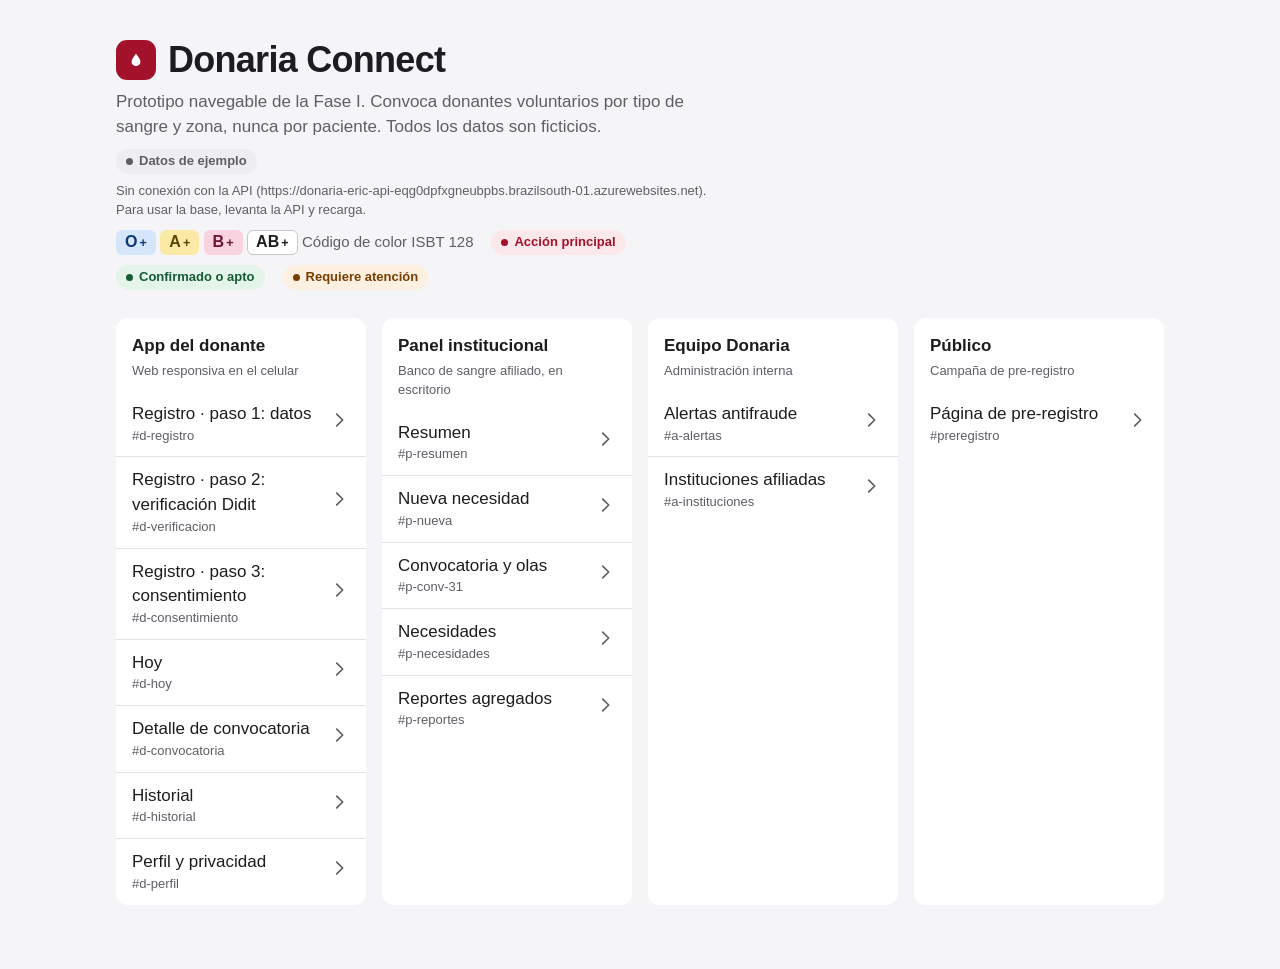
<file: web/index.html>
<!doctype html>
<html lang="es">
<head>
<meta charset="utf-8">
<meta name="viewport" content="width=device-width, initial-scale=1, viewport-fit=cover">
<title>Donaria Connect</title>
<meta name="claude:viewport-fit-sides" content="cover">
<link rel="stylesheet" href="css/tokens.css">
<link rel="stylesheet" href="css/app.css">
</head>
<body>
<div id="app"></div>
<script src="js/data.js"></script>
<script src="js/config.js"></script>
<script src="js/api.js"></script>
<script src="js/app.js"></script>
</body>
</html>
</file>
<file: web/css/tokens.css>
/* Donaria Connect – tokens de diseño
   Layout: app del donante en una columna de celular (máx. 440 px) con barra de pestañas inferior;
   panel institucional con barra lateral de 2 niveles que se vuelve barra superior en pantallas angostas.
   Color: el granate de la bolsa de sangre solo para acciones principales y marca;
   el ámbar solo para "requiere atención"; el verde solo para "confirmado / apto".
   Los grupos sanguíneos usan el código de color de las etiquetas ISBT 128 (O azul, A amarillo, B rosado, AB blanco),
   siempre con la letra visible: el color nunca va solo.
   Contrastes (WCAG): texto principal 16.8:1, secundario 6.4:1, granate sobre blanco 7.8:1, blanco sobre granate 7.8:1. */
@font-face { font-family: "Barlow Semi Condensed"; font-weight: 600; font-style: normal; font-display: swap; src: url("../fonts/barlow-semi-condensed-latin-600-normal.woff2") format("woff2"); }
@font-face { font-family: "Barlow Semi Condensed"; font-weight: 700; font-style: normal; font-display: swap; src: url("../fonts/barlow-semi-condensed-latin-700-normal.woff2") format("woff2"); }
:root {
  --surface: #F5F5F7;
  --card: #FFFFFF;
  --card-2: #FAFAFB;
  --label: #1D1D1F;
  --label-2: #5E5E66;
  --separator: #E3E3E8;
  --fill: #EEEEF1;

  --accent: #A3122A;          /* granate: acciones principales */
  --accent-press: #85091F;
  --on-accent: #FFFFFF;
  --accent-soft: #FBE8EB;
  --accent-text: #A3122A;

  --ok: #1C7442;              /* confirmado, apto */
  --ok-bg: #E5F4EA;
  --ok-text: #155C34;
  --signal: #9A4D00;          /* requiere atención */
  --signal-bg: #FDF0E1;
  --signal-text: #7A3D00;

  --abo-o-bg: #D6E6FA;  --abo-o-fg: #0B3A75;
  --abo-a-bg: #FBE9A6;  --abo-a-fg: #5C4300;
  --abo-b-bg: #F9D3DF;  --abo-b-fg: #6E1530;
  --abo-ab-bg: #FFFFFF; --abo-ab-fg: #1D1D1F; --abo-ab-line: #C7C7CC;

  --ring-1: #A3122A; --ring-2: #C9576A; --ring-3: #E6A3AE;

  --font-ui: -apple-system, BlinkMacSystemFont, "SF Pro Text", "Segoe UI", Roboto, "Helvetica Neue", Arial, sans-serif;
  --font-label: "Barlow Semi Condensed", "Arial Narrow", -apple-system, "Segoe UI", sans-serif;

  --t-large: 2rem;      /* 32 px títulos de pantalla */
  --t-title: 1.375rem;  /* 22 px */
  --t-head: 1.0625rem;  /* 17 px negrita */
  --t-body: 1.0625rem;  /* 17 px cuerpo (mínimo cómodo en celular) */
  --t-sub: 0.9375rem;   /* 15 px */
  --t-cap: 0.8125rem;   /* 13 px, nunca menos */

  --r-s: 8px; --r-m: 12px; --r-l: 18px;
  --shadow: 0 1px 2px rgba(17, 17, 26, .06), 0 4px 16px rgba(17, 17, 26, .05);
  --tap: 44px;
  color-scheme: light;
}
@media (prefers-color-scheme: dark) {
  :root:not([data-theme="light"]) {
    --surface: #0F0F11; --card: #1C1C1F; --card-2: #232327; --label: #F2F2F5; --label-2: #A1A1AA;
    --separator: #34343A; --fill: #2A2A2F;
    --accent: #C41E3A; --accent-press: #A3122A; --on-accent: #FFFFFF; --accent-soft: #3A1219; --accent-text: #FF6B7F;
    --ok: #4CC27E; --ok-bg: #14301F; --ok-text: #7DDBA3; --signal: #F2A33A; --signal-bg: #33230D; --signal-text: #F7C27A;
    --abo-o-bg: #173A66; --abo-o-fg: #CFE2FF; --abo-a-bg: #4D3A05; --abo-a-fg: #FFE9A3;
    --abo-b-bg: #5A1630; --abo-b-fg: #FFD3E0; --abo-ab-bg: #2C2C30; --abo-ab-fg: #F2F2F5; --abo-ab-line: #55555C;
    --ring-1: #FF6B7F; --ring-2: #C94A5E; --ring-3: #6E2A35;
    --shadow: 0 1px 2px rgba(0, 0, 0, .4);
    color-scheme: dark;
  }
}
:root[data-theme="dark"] {
  --surface: #0F0F11; --card: #1C1C1F; --card-2: #232327; --label: #F2F2F5; --label-2: #A1A1AA;
  --separator: #34343A; --fill: #2A2A2F;
  --accent: #C41E3A; --accent-press: #A3122A; --on-accent: #FFFFFF; --accent-soft: #3A1219; --accent-text: #FF6B7F;
  --ok: #4CC27E; --ok-bg: #14301F; --ok-text: #7DDBA3; --signal: #F2A33A; --signal-bg: #33230D; --signal-text: #F7C27A;
  --abo-o-bg: #173A66; --abo-o-fg: #CFE2FF; --abo-a-bg: #4D3A05; --abo-a-fg: #FFE9A3;
  --abo-b-bg: #5A1630; --abo-b-fg: #FFD3E0; --abo-ab-bg: #2C2C30; --abo-ab-fg: #F2F2F5; --abo-ab-line: #55555C;
  --ring-1: #FF6B7F; --ring-2: #C94A5E; --ring-3: #6E2A35;
  --shadow: 0 1px 2px rgba(0, 0, 0, .4);
  color-scheme: dark;
}
</file>
<file: web/css/app.css>
* { box-sizing: border-box; }
html, body { height: 100%; }
body {
  margin: 0; background: var(--surface); color: var(--label);
  font-family: var(--font-ui); font-size: var(--t-body); line-height: 1.45;
  -webkit-font-smoothing: antialiased; text-rendering: optimizeLegibility;
}
h1, h2, h3 { margin: 0; text-wrap: balance; }
p { margin: 0; }
a { color: var(--accent-text); }
button, input, select, textarea { font: inherit; color: inherit; }
:focus-visible { outline: 3px solid var(--accent-text); outline-offset: 2px; border-radius: 6px; }
.num { font-variant-numeric: tabular-nums; }
.muted { color: var(--label-2); }
.cap { font-size: var(--t-cap); color: var(--label-2); }
.sr { position: absolute; width: 1px; height: 1px; overflow: hidden; clip: rect(0 0 0 0); white-space: nowrap; }
svg.i { width: 22px; height: 22px; flex: none; fill: none; stroke: currentColor; stroke-width: 1.8; stroke-linecap: round; stroke-linejoin: round; }

/* ---------- Botones ---------- */
.btn {
  min-height: var(--tap); padding: 0 18px; border-radius: var(--r-m); border: 0; cursor: pointer;
  display: inline-flex; align-items: center; justify-content: center; gap: 8px;
  font-weight: 600; font-size: var(--t-body); text-decoration: none; transition: background .15s;
}
.btn-primary { background: var(--accent); color: var(--on-accent); }
.btn-primary:hover { background: var(--accent-press); }
.btn-primary:disabled { background: var(--fill); color: var(--label-2); cursor: not-allowed; }
.btn-plain { background: var(--fill); color: var(--label); }
.btn-plain:hover { background: var(--separator); }
.btn-text { background: none; color: var(--accent-text); padding: 0 8px; }
.btn-danger-text { background: none; color: var(--signal-text); padding: 0 8px; }
.btn-block { width: 100%; }
.btn-row { display: flex; gap: 10px; flex-wrap: wrap; }

/* ---------- Etiqueta de grupo sanguíneo (ISBT 128) ---------- */
.abo {
  display: inline-flex; align-items: baseline; gap: 2px; padding: 2px 8px 3px; border-radius: 6px;
  font-family: var(--font-ui); font-weight: 800; font-size: 1rem; line-height: 1.1; letter-spacing: .01em;
  border: 1px solid transparent; white-space: nowrap;
}
.abo small { font-size: .78em; font-weight: 600; }
.abo-O { background: var(--abo-o-bg); color: var(--abo-o-fg); }
.abo-A { background: var(--abo-a-bg); color: var(--abo-a-fg); }
.abo-B { background: var(--abo-b-bg); color: var(--abo-b-fg); }
.abo-AB { background: var(--abo-ab-bg); color: var(--abo-ab-fg); border-color: var(--abo-ab-line); }
.abo-label {
  display: grid; grid-template-rows: auto 1fr auto; width: 112px; min-height: 132px; padding: 10px 12px; border-radius: 10px;
  font-family: var(--font-label); border: 1px solid transparent; flex: none;
}
.abo-label .k { font-size: .75rem; font-weight: 600; letter-spacing: .12em; text-transform: uppercase; opacity: .85; }
.abo-label .g { font-family: var(--font-ui); font-size: 3.4rem; font-weight: 800; line-height: 1; letter-spacing: -.02em; align-self: center; }
.abo-label .rh { font-size: .95rem; font-weight: 600; border-top: 1px solid currentColor; padding-top: 4px; }

/* ---------- Pills de estado (color + texto + icono) ---------- */
.pill { justify-self: start; display: inline-flex; align-items: center; gap: 6px; padding: 3px 10px; border-radius: 999px; font-size: var(--t-cap); font-weight: 600; white-space: nowrap; }
.pill::before { content: ""; width: 7px; height: 7px; border-radius: 50%; background: currentColor; }
.pill-ok { background: var(--ok-bg); color: var(--ok-text); }
.pill-signal { background: var(--signal-bg); color: var(--signal-text); }
.pill-neutral { background: var(--fill); color: var(--label-2); }
.pill-accent { background: var(--accent-soft); color: var(--accent-text); }

/* ---------- Grupo de filas tipo lista ---------- */
.group { background: var(--card); border-radius: var(--r-m); overflow: hidden; }
.group-title { font-size: var(--t-cap); font-weight: 600; color: var(--label-2); text-transform: uppercase; letter-spacing: .06em; padding: 0 16px 6px; }
.row { display: flex; align-items: center; gap: 12px; min-height: var(--tap); padding: 11px 16px; border-bottom: 1px solid var(--separator); text-decoration: none; color: inherit; }
.row:last-child { border-bottom: 0; }
.row .grow { flex: 1; min-width: 0; }
.row .v { color: var(--label-2); text-align: right; }
a.row:hover, button.row:hover { background: var(--card-2); }
button.row { width: 100%; border-left: 0; border-right: 0; border-top: 0; background: none; text-align: left; cursor: pointer; }
.chev { color: var(--label-2); }

/* ---------- Formularios ---------- */
.field { display: grid; gap: 6px; }
.field label, .field .lbl { font-size: var(--t-sub); font-weight: 600; }
.input, .select {
  min-height: var(--tap); width: 100%; padding: 10px 14px; border-radius: var(--r-s);
  border: 1px solid var(--separator); background: var(--card); color: var(--label); font-size: var(--t-body);
}
.input:focus, .select:focus { outline: none; border-color: var(--accent-text); box-shadow: 0 0 0 3px var(--accent-soft); }
.input[aria-invalid="true"] { border-color: var(--signal); }
.hint { font-size: var(--t-cap); color: var(--label-2); }
.err { font-size: var(--t-cap); color: var(--signal-text); display: flex; gap: 6px; align-items: center; font-weight: 600; }
.chips { display: grid; grid-template-columns: repeat(4, minmax(0, 1fr)); gap: 8px; }
.chip-abo { min-height: 48px; border-radius: var(--r-s); border: 1.5px solid var(--separator); background: var(--card); cursor: pointer;
  font-family: var(--font-label); font-weight: 700; font-size: 1.15rem; display: grid; place-items: center; color: var(--label); }
.chip-abo[aria-checked="true"] { border-color: var(--accent-text); box-shadow: inset 0 0 0 1.5px var(--accent-text); }
.chip-abo .abo { pointer-events: none; }
.check { display: flex; gap: 12px; align-items: flex-start; cursor: pointer; }
.check input { width: 22px; height: 22px; margin: 2px 0 0; accent-color: var(--accent); flex: none; }
.seg { justify-self: start; display: inline-flex; background: var(--fill); border-radius: 10px; padding: 3px; gap: 3px; }
.seg button { min-height: 38px; padding: 0 14px; border: 0; border-radius: 8px; background: none; cursor: pointer; font-weight: 600; font-size: var(--t-sub); color: var(--label-2); }
.seg button[aria-pressed="true"] { background: var(--card); color: var(--label); box-shadow: var(--shadow); }
.stepper { justify-self: start; display: inline-flex; align-items: center; gap: 4px; background: var(--fill); border-radius: 10px; padding: 3px; }
.stepper button { width: 40px; height: 38px; border: 0; border-radius: 8px; background: var(--card); cursor: pointer; font-size: 1.2rem; font-weight: 600; }
.stepper output { min-width: 44px; text-align: center; font-weight: 700; font-variant-numeric: tabular-nums; }

/* ---------- Avisos dentro de la interfaz ---------- */
.note { display: flex; gap: 10px; padding: 12px 14px; border-radius: var(--r-m); font-size: var(--t-sub); }
.note-signal { background: var(--signal-bg); color: var(--signal-text); }
.note-ok { background: var(--ok-bg); color: var(--ok-text); }
.note-neutral { background: var(--fill); color: var(--label); }
.toast { position: fixed; left: 50%; bottom: calc(96px + env(safe-area-inset-bottom, 0px)); transform: translateX(-50%); z-index: 50;
  background: var(--label); color: var(--surface); padding: 12px 18px; border-radius: 12px; font-weight: 600; font-size: var(--t-sub);
  box-shadow: var(--shadow); max-width: calc(100% - 32px); }

/* ======================= APP DEL DONANTE ======================= */
.device-wrap { min-height: 100%; display: flex; justify-content: center; padding-block: 24px; padding-left: max(16px, env(safe-area-inset-left, 0px)); padding-right: max(16px, env(safe-area-inset-right, 0px)); }
.phone { width: 100%; max-width: 420px; align-self: flex-start; background: var(--surface); border-radius: 36px; border: 1px solid var(--separator);
  box-shadow: var(--shadow); overflow: hidden; display: flex; flex-direction: column; min-height: 780px; position: relative; }
@media (max-width: 520px) {
  .device-wrap { padding: 0; }
  .phone { max-width: none; border-radius: 0; border: 0; box-shadow: none; min-height: 100vh; min-height: 100dvh; }
}
.phone-body { flex: 1; overflow-y: auto; padding: 8px 16px 24px; display: grid; gap: 20px; align-content: start; }
.nav { padding: 18px 16px 6px; display: grid; gap: 2px; }
.nav .back { justify-self: start; display: inline-flex; align-items: center; gap: 2px; min-height: 36px; color: var(--accent-text); text-decoration: none; font-size: var(--t-body); margin-left: -6px; }
.nav h1 { font-size: var(--t-large); font-weight: 700; letter-spacing: -.01em; line-height: 1.15; }
.nav .sub { color: var(--label-2); font-size: var(--t-sub); }
.progress-steps { display: flex; gap: 6px; padding: 0 16px; }
.progress-steps span { flex: 1; height: 4px; border-radius: 2px; background: var(--fill); }
.progress-steps span.on { background: var(--accent); }
.tabbar { display: grid; grid-template-columns: repeat(3, 1fr); border-top: 1px solid var(--separator);
  background: color-mix(in srgb, var(--card) 88%, transparent); backdrop-filter: saturate(1.4) blur(14px); -webkit-backdrop-filter: saturate(1.4) blur(14px);
  padding-bottom: env(safe-area-inset-bottom, 0px); position: sticky; bottom: 0; }
.tabbar a { display: grid; justify-items: center; gap: 2px; padding: 8px 0 10px; min-height: 52px; text-decoration: none; color: var(--label-2); font-size: .75rem; font-weight: 600; }
.tabbar a[aria-current="page"] { color: var(--accent-text); }
.tabbar svg.i { width: 24px; height: 24px; }

.donor-card { background: var(--card); border-radius: var(--r-l); padding: 16px; display: flex; gap: 16px; box-shadow: var(--shadow); }
.donor-card .meta { display: grid; gap: 8px; align-content: start; min-width: 0; }
.donor-card .name { font-weight: 700; font-size: var(--t-head); }
.call-card { background: var(--card); border-radius: var(--r-l); overflow: hidden; box-shadow: var(--shadow); }
.call-card .top { padding: 16px; display: grid; gap: 10px; }
.call-card .top h2 { font-size: var(--t-title); line-height: 1.2; }
.kv { display: grid; grid-template-columns: auto 1fr; gap: 6px 12px; font-size: var(--t-sub); }
.kv dt { color: var(--label-2); }
.kv dd { margin: 0; }
.camera { aspect-ratio: 3 / 4; max-width: 100%; border-radius: var(--r-l); background: #1D1D1F; position: relative; overflow: hidden; display: grid; place-items: center; }
.camera .oval { width: 62%; aspect-ratio: 3 / 4; border-radius: 50%; border: 3px dashed rgba(255, 255, 255, .7); }
.camera .oval.ok { border: 3px solid #4CC27E; }
.camera .cam-msg { position: absolute; bottom: 14px; left: 14px; right: 14px; color: #FFFFFF; text-align: center; font-size: var(--t-sub); font-weight: 600; }
.verif-steps { display: grid; gap: 0; }
.verif-steps li { list-style: none; }
.legal { background: var(--card); border-radius: var(--r-m); padding: 16px; font-size: var(--t-sub); display: grid; gap: 10px; max-height: 300px; overflow-y: auto; border: 1px solid var(--separator); }
.legal h3 { font-size: var(--t-sub); }
.impact { display: flex; gap: 14px; align-items: center; }
.impact .big { font-family: var(--font-label); font-weight: 700; font-size: 2.6rem; line-height: 1; color: var(--accent-text); }
.timeline .row { align-items: flex-start; }
.dot { width: 10px; height: 10px; border-radius: 50%; background: var(--accent); margin-top: 7px; flex: none; }
.dot.gray { background: var(--label-2); }

/* ======================= PANEL INSTITUCIONAL ======================= */
.panel { display: grid; grid-template-columns: 248px minmax(0, 1fr); min-height: 100%; }
.side { background: var(--card); border-right: 1px solid var(--separator); padding: 18px 12px; display: flex; flex-direction: column; gap: 18px; position: sticky; top: 0; height: 100vh; }
.brand { display: flex; align-items: center; gap: 10px; padding: 0 8px; font-weight: 700; font-size: var(--t-head); }
.brand-mark { width: 28px; height: 28px; border-radius: 8px; background: var(--accent); display: grid; place-items: center; color: var(--on-accent); }
.brand-mark svg { width: 16px; height: 16px; fill: currentColor; stroke: none; }
.side nav { display: grid; gap: 2px; }
.side .sec { font-size: var(--t-cap); font-weight: 600; color: var(--label-2); padding: 12px 10px 4px; }
.side nav a { display: flex; align-items: center; gap: 10px; min-height: 38px; padding: 0 10px; border-radius: 8px; text-decoration: none; color: var(--label); font-size: var(--t-sub); font-weight: 500; }
.side nav a:hover { background: var(--fill); }
.side nav a[aria-current="page"] { background: var(--accent-soft); color: var(--accent-text); font-weight: 600; }
.side nav a .count { margin-left: auto; font-size: var(--t-cap); font-weight: 700; color: var(--signal-text); background: var(--signal-bg); border-radius: 999px; padding: 1px 8px; }
.side .who { margin-top: auto; padding: 10px; border-top: 1px solid var(--separator); display: grid; gap: 2px; font-size: var(--t-sub); }
.main { padding-block: 28px 48px; padding-left: max(24px, env(safe-area-inset-left, 0px)); padding-right: max(24px, env(safe-area-inset-right, 0px)); display: grid; gap: 24px; align-content: start; max-width: 1180px; width: 100%; }
.head { display: flex; align-items: flex-end; justify-content: space-between; gap: 16px; flex-wrap: wrap; }
.head h1 { font-size: 1.75rem; font-weight: 700; letter-spacing: -.01em; }
.head .sub { color: var(--label-2); font-size: var(--t-sub); margin-top: 2px; }
.crumb { font-size: var(--t-sub); color: var(--accent-text); text-decoration: none; display: inline-flex; gap: 4px; align-items: center; margin-bottom: 4px; }
.kpis { display: grid; grid-template-columns: repeat(4, minmax(0, 1fr)); gap: 12px; }
.kpi { background: var(--card); border-radius: var(--r-m); padding: 16px; display: grid; gap: 4px; }
.kpi .v { font-family: var(--font-label); font-weight: 700; font-size: 2.1rem; line-height: 1.05; font-variant-numeric: tabular-nums; }
.kpi .l { font-size: var(--t-sub); color: var(--label-2); }
.kpi .d { font-size: var(--t-cap); color: var(--label-2); }
.card { background: var(--card); border-radius: var(--r-m); padding: 18px; display: grid; gap: 14px; align-content: start; min-width: 0; }
.card h2 { font-size: var(--t-head); }
.grid-2 { display: grid; grid-template-columns: minmax(0, 1.4fr) minmax(0, 1fr); gap: 16px; }
.tbl-wrap { overflow-x: auto; }
table.tbl { width: 100%; border-collapse: collapse; font-size: var(--t-sub); }
.tbl th { text-align: left; font-size: var(--t-cap); font-weight: 600; color: var(--label-2); padding: 8px 12px; border-bottom: 1px solid var(--separator); white-space: nowrap; }
.tbl td { padding: 12px; border-bottom: 1px solid var(--separator); vertical-align: middle; }
.tbl tr:last-child td { border-bottom: 0; }
.tbl td.r, .tbl th.r { text-align: right; }
.tbl tbody tr.link { cursor: pointer; }
.tbl tbody tr.link:hover td { background: var(--card-2); }
.meter { height: 8px; border-radius: 4px; background: var(--fill); overflow: hidden; min-width: 80px; }
.meter i { display: block; height: 100%; background: var(--accent); border-radius: 4px; }
.meter.done i { background: var(--ok); }
.bars { display: grid; grid-template-columns: repeat(8, 1fr); align-items: end; gap: 10px; height: 150px; padding-top: 8px; border-bottom: 1px solid var(--separator); }
.bars .b { display: grid; gap: 4px; justify-items: center; align-self: end; }
.bars .b i { width: 100%; max-width: 34px; background: var(--accent); border-radius: 4px 4px 0 0; display: block; }
.bars .b.past i { background: var(--ring-3); }
.bars .b span { font-size: var(--t-cap); font-weight: 600; font-variant-numeric: tabular-nums; }
.bars-x { display: grid; grid-template-columns: repeat(8, 1fr); gap: 10px; font-size: var(--t-cap); color: var(--label-2); text-align: center; }
.waves { display: grid; grid-template-columns: 260px minmax(0, 1fr); gap: 24px; align-items: center; }
.waves svg { width: 100%; max-width: 260px; height: auto; }
.waves svg text { font-family: var(--font-ui); font-size: 11px; fill: var(--label-2); }
.sheet-backdrop { position: fixed; inset: 0; background: rgba(15, 15, 17, .42); display: grid; place-items: center; z-index: 40; padding: 16px; }
.sheet { background: var(--card); border-radius: var(--r-l); width: 100%; max-width: 560px; max-height: calc(100% - 32px); overflow-y: auto; box-shadow: 0 20px 60px rgba(0, 0, 0, .25); }
.sheet header { display: flex; align-items: center; justify-content: space-between; padding: 14px 16px; border-bottom: 1px solid var(--separator); position: sticky; top: 0; background: var(--card); }
.sheet header h2 { font-size: var(--t-head); }
.sheet .body { padding: 18px; display: grid; gap: 18px; }
.sheet footer { display: flex; justify-content: flex-end; gap: 10px; padding: 14px 16px; border-top: 1px solid var(--separator); }
.sla { font-variant-numeric: tabular-nums; font-weight: 600; }
.panel-top { display: none; }
@media (max-width: 880px) {
  .panel { grid-template-columns: 1fr; }
  .side { display: none; }
  .panel-top { display: flex; flex-direction: column; gap: 10px; background: var(--card); border-bottom: 1px solid var(--separator); position: sticky; top: env(safe-area-inset-top, 0px); z-index: 10;
    padding-block: 12px 0; padding-left: max(16px, env(safe-area-inset-left, 0px)); padding-right: max(16px, env(safe-area-inset-right, 0px)); }
  .panel-top nav { display: flex; gap: 4px; overflow-x: auto; padding-bottom: 8px; }
  .panel-top nav a { white-space: nowrap; min-height: 38px; display: inline-flex; align-items: center; padding: 0 12px; border-radius: 8px; text-decoration: none; color: var(--label); font-size: var(--t-sub); }
  .panel-top nav a[aria-current="page"] { background: var(--accent-soft); color: var(--accent-text); font-weight: 600; }
  .main { padding-left: max(16px, env(safe-area-inset-left, 0px)); padding-right: max(16px, env(safe-area-inset-right, 0px)); }
  .kpis { grid-template-columns: repeat(2, minmax(0, 1fr)); }
  .grid-2, .waves { grid-template-columns: 1fr; }
}

/* ======================= MAPA DE PANTALLAS / PRE-REGISTRO ======================= */
.hub { max-width: 1080px; margin: 0 auto; padding-block: 40px 64px; padding-left: max(16px, env(safe-area-inset-left, 0px)); padding-right: max(16px, env(safe-area-inset-right, 0px)); display: grid; gap: 28px; }
.hub-head { display: grid; gap: 10px; max-width: 64ch; }
.hub-head h1 { font-size: 2.25rem; font-weight: 700; letter-spacing: -.02em; line-height: 1.1; display: flex; align-items: center; gap: 12px; }
.hub-grid { display: grid; grid-template-columns: repeat(auto-fit, minmax(240px, 1fr)); gap: 16px; }
.hub-grid .group { display: flex; flex-direction: column; }
.hub-grid .gh { padding: 16px 16px 10px; display: grid; gap: 4px; }
.hub-grid .gh h2 { font-size: var(--t-head); }
.legend { display: flex; flex-wrap: wrap; gap: 10px 18px; align-items: center; font-size: var(--t-sub); color: var(--label-2); }
.landing { max-width: 980px; margin: 0 auto; padding-block: 32px 64px; padding-left: max(16px, env(safe-area-inset-left, 0px)); padding-right: max(16px, env(safe-area-inset-right, 0px)); display: grid; gap: 40px; }
.landing-hero { display: grid; grid-template-columns: minmax(0, 1.15fr) minmax(0, 1fr); gap: 32px; align-items: center; }
.landing-hero h1 { font-size: clamp(2rem, 5vw, 3.1rem); line-height: 1.05; letter-spacing: -.02em; font-weight: 700; }
.landing-hero .lead { font-size: 1.15rem; color: var(--label-2); margin-top: 14px; max-width: 46ch; }
.label-stack { display: flex; gap: 12px; flex-wrap: wrap; }
.facts { display: grid; grid-template-columns: repeat(3, minmax(0, 1fr)); gap: 16px; }
.facts .card .v { font-family: var(--font-label); font-weight: 700; font-size: 2rem; color: var(--accent-text); line-height: 1; }
.how { display: grid; grid-template-columns: repeat(3, minmax(0, 1fr)); gap: 16px; }
.how .n { font-family: var(--font-label); font-weight: 700; color: var(--accent-text); font-size: 1.1rem; }
@media (max-width: 760px) {
  .landing-hero, .facts, .how { grid-template-columns: 1fr; }
}
@media (prefers-reduced-motion: reduce) { * { transition: none !important; animation: none !important; } }
@media (prefers-reduced-transparency: reduce) { .tabbar { backdrop-filter: none; -webkit-backdrop-filter: none; background: var(--card); } }
@media (prefers-contrast: more) { :root { --label-2: var(--label); --separator: var(--label-2); } }

/* Interruptor (input checkbox con role="switch") */
input[role="switch"] { appearance: none; -webkit-appearance: none; width: 51px !important; height: 31px !important; border-radius: 999px; background: var(--fill);
  border: 1px solid var(--separator); position: relative; cursor: pointer; flex: none; transition: background .15s; margin: 0; }
input[role="switch"]::after { content: ""; position: absolute; top: 2px; left: 2px; width: 25px; height: 25px; border-radius: 50%; background: #FFFFFF; box-shadow: 0 1px 3px rgba(0,0,0,.25); transition: transform .15s; }
input[role="switch"]:checked { background: var(--ok); border-color: var(--ok); }
input[role="switch"]:checked::after { transform: translateX(20px); }
.hub-grid .row .cap { display: block; }
</file>
